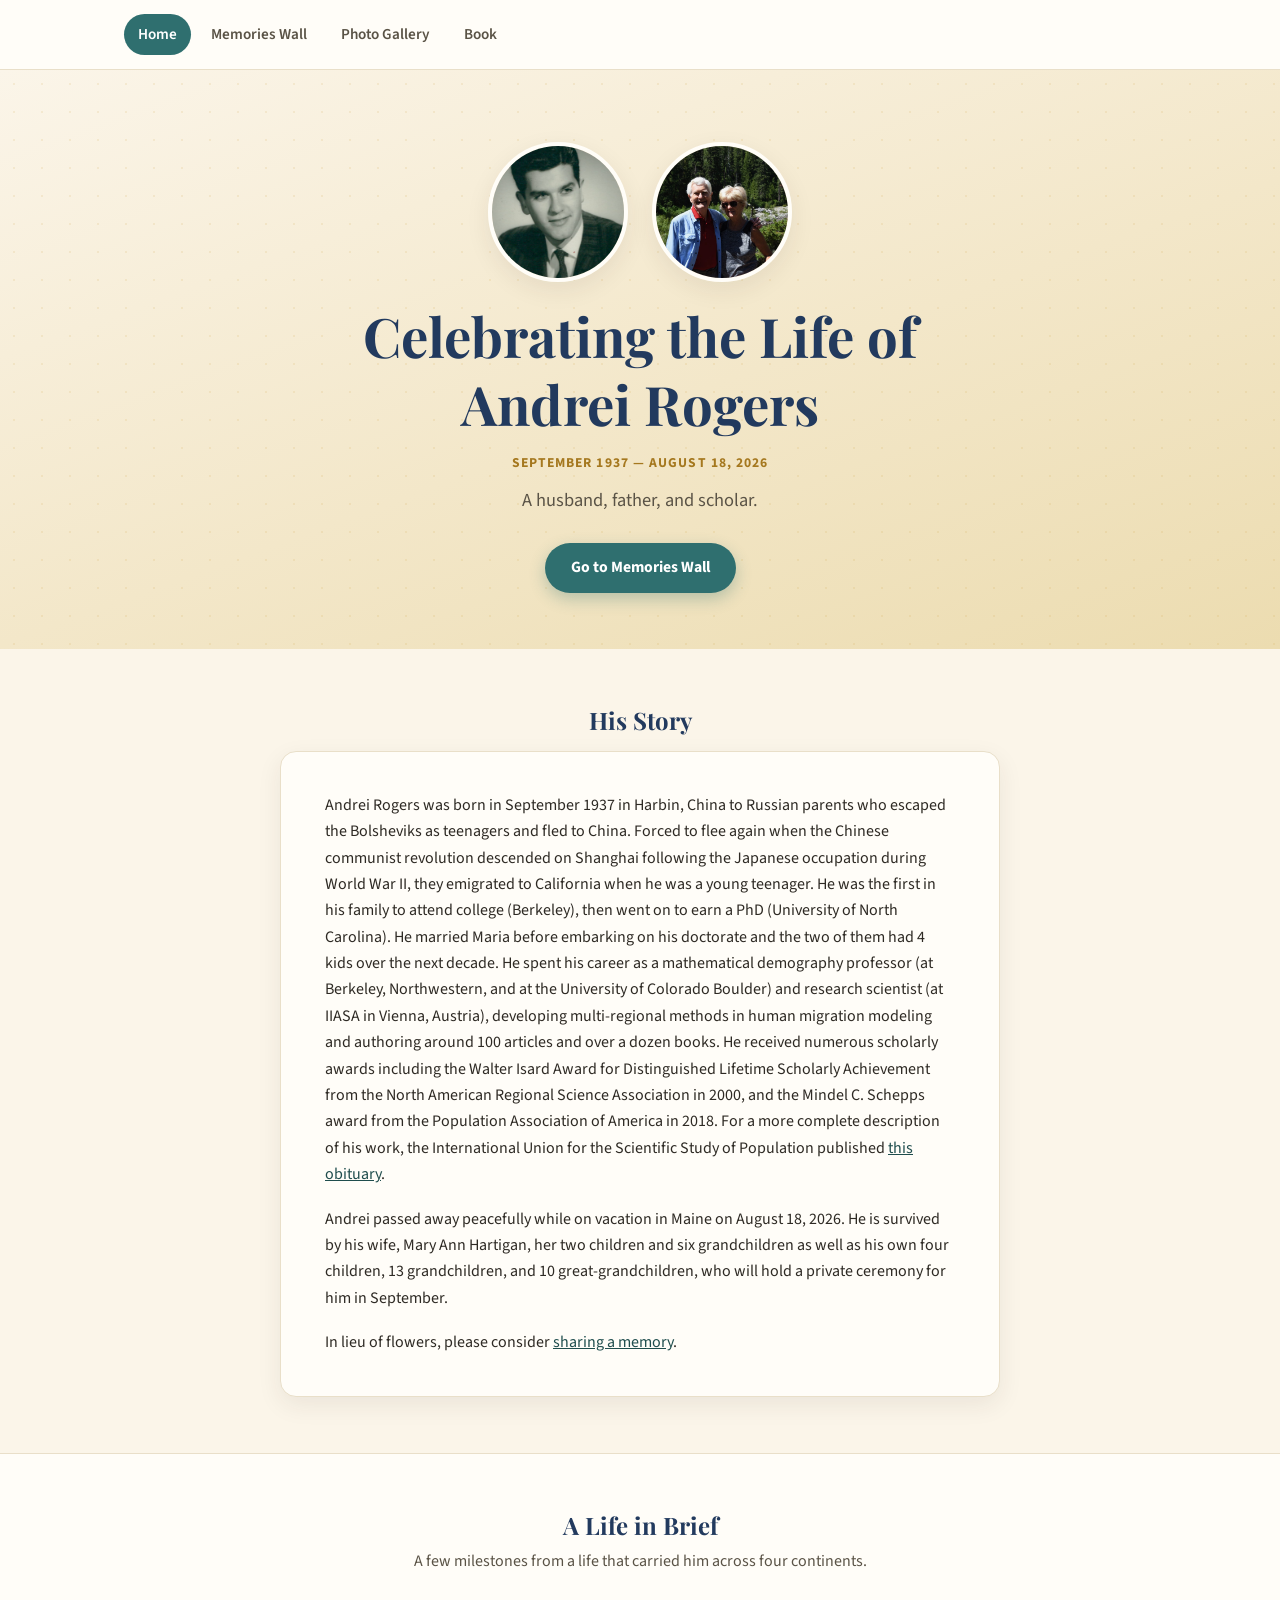
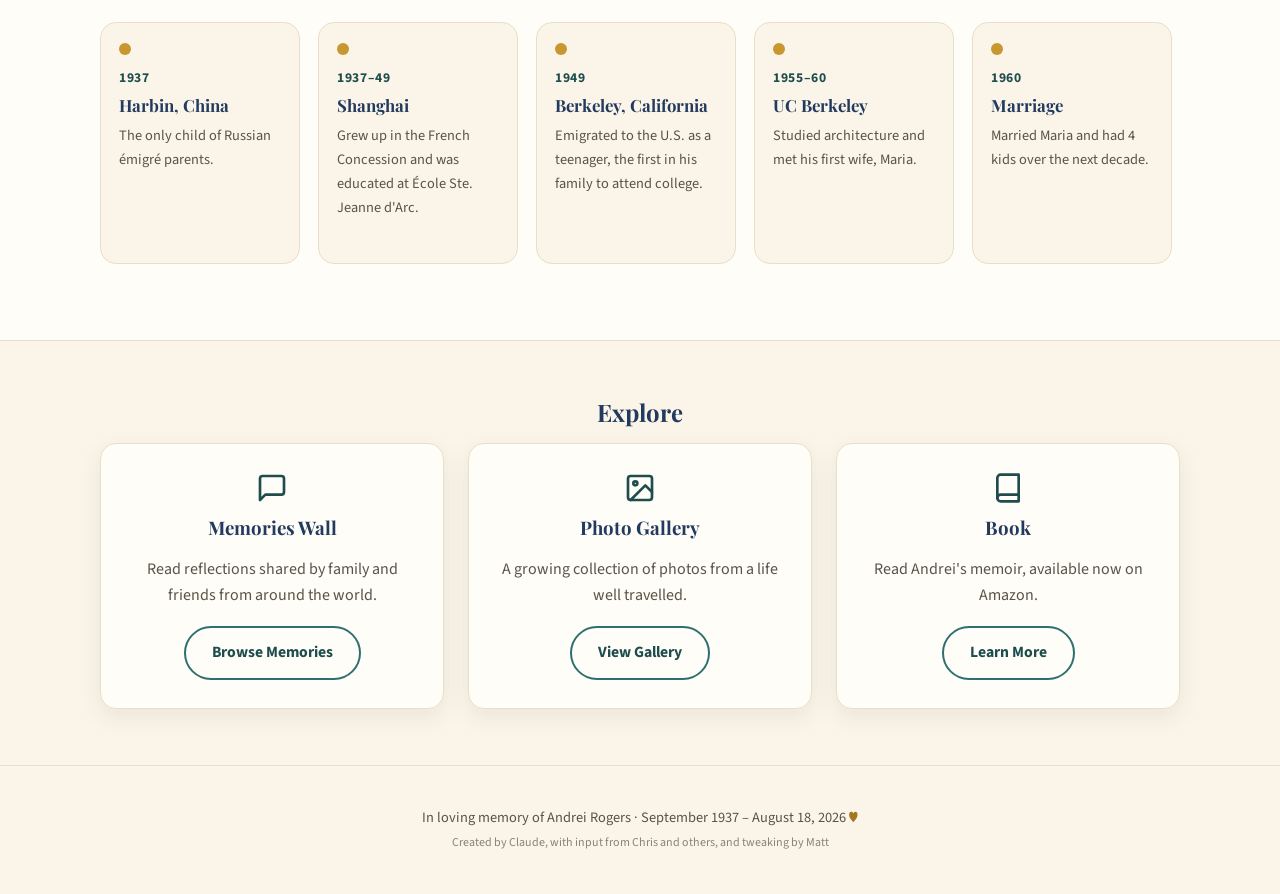
<file: index.html>
<!DOCTYPE html>
<html lang="en">
<head>
<meta charset="UTF-8">
<meta name="viewport" content="width=device-width, initial-scale=1.0">
<title>In Loving Memory of Andrei Rogers</title>
<meta name="description" content="Celebrating the life of Andrei Rogers — scholar, traveler, father, and grandfather, 1937–2026.">
<link rel="preconnect" href="https://fonts.googleapis.com">
<link href="https://fonts.googleapis.com/css2?family=Playfair+Display:wght@600;700&family=Source+Sans+3:wght@400;600;700&display=swap" rel="stylesheet">
<link rel="stylesheet" href="assets/css/style.css?v=4">
</head>
<body>

<header class="site-header">
  <nav class="nav">
    <ul class="nav-links">
      <li><a href="index.html" class="active">Home</a></li>
      <li><a href="memories.html">Memories Wall</a></li>
      <li><a href="gallery.html">Photo Gallery</a></li>
      <li><a href="book-movies.html">Book</a></li>
    </ul>
  </nav>
</header>

<section class="hero">
  <div class="hero-inner">
    <div class="hero-photos-row">
      <img class="hero-photo" src="assets/img/dad.jpg" alt="Andrei Rogers as a young man" width="140" height="140">
      <img class="hero-photo" src="assets/img/DSC_8532.jpeg" alt="Andrei Rogers and Mary Ann" width="140" height="140">
    </div>
    <h1>Celebrating the Life of<br>Andrei Rogers</h1>
    <div class="hero-dates">September 1937 &mdash; August 18, 2026</div>
    <p class="tagline">A husband, father, and scholar.</p>
    <div class="hero-actions">
      <a class="btn btn-primary" href="memories.html">Go to Memories Wall</a>
    </div>
  </div>
</section>

<section class="content">
  <h2 class="section-title" style="text-align:center; margin-bottom:16px;">His Story</h2>
  <div class="obituary">
    <p>Andrei Rogers was born in September 1937 in Harbin, China to Russian parents who escaped the Bolsheviks as teenagers and fled to China. Forced to flee again when the Chinese communist revolution descended on Shanghai following the Japanese occupation during World War II, they emigrated to California when he was a young teenager. He was the first in his family to attend college (Berkeley), then went on to earn a PhD (University of North Carolina). He married Maria before embarking on his doctorate and the two of them had 4 kids over the next decade. He spent his career as a mathematical demography professor (at Berkeley, Northwestern, and at the University of Colorado Boulder) and research scientist (at IIASA in Vienna, Austria), developing multi-regional methods in human migration modeling and authoring around 100 articles and over a dozen books. He received numerous scholarly awards including the Walter Isard Award for Distinguished Lifetime Scholarly Achievement from the North American Regional Science Association in 2000, and the Mindel C. Schepps award from the Population Association of America in 2018. For a more complete description of his work, the International Union for the Scientific Study of Population published <a href="https://iussp.org/fr/andrei-rogers-1937-2026" target="_blank" rel="noopener">this obituary</a>.</p>
    <p>Andrei passed away peacefully while on vacation in Maine on August 18, 2026. He is survived by his wife, Mary Ann Hartigan, her two children and six grandchildren as well as his own four children, 13 grandchildren, and 10 great-grandchildren, who will hold a private ceremony for him in September.</p>
    <p>In lieu of flowers, please consider <a href="share.html">sharing a memory</a>.</p>
  </div>
</section>

<section class="content alt">
  <h2 class="section-title" style="text-align:center;">A Life in Brief</h2>
  <p class="section-sub">A few milestones from a life that carried him across four continents.</p>
  <div class="journey">
    <div class="journey-stop">
      <div class="year">1937</div>
      <h4>Harbin, China</h4>
      <p>The only child of Russian &eacute;migr&eacute; parents.</p>
    </div>
    <div class="journey-stop">
      <div class="year">1937&ndash;49</div>
      <h4>Shanghai</h4>
      <p>Grew up in the French Concession and was educated at &Eacute;cole Ste. Jeanne d'Arc.</p>
    </div>
    <div class="journey-stop">
      <div class="year">1949</div>
      <h4>Berkeley, California</h4>
      <p>Emigrated to the U.S. as a teenager, the first in his family to attend college.</p>
    </div>
    <div class="journey-stop">
      <div class="year">1955&ndash;60</div>
      <h4>UC Berkeley</h4>
      <p>Studied architecture and met his first wife, Maria.</p>
    </div>
    <div class="journey-stop">
      <div class="year">1960</div>
      <h4>Marriage</h4>
      <p>Married Maria and had 4 kids over the next decade.</p>
    </div>
    <div class="journey-stop">
      <div class="year">1960&ndash;64</div>
      <h4>Chapel Hill, NC</h4>
      <p>Earned the University of North Carolina planning department's first PhD.</p>
    </div>
    <div class="journey-stop">
      <div class="year">1964&ndash;70</div>
      <h4>UC Berkeley Faculty</h4>
      <p>Rose from lecturer to full professor in six years.</p>
    </div>
    <div class="journey-stop">
      <div class="year">1970&ndash;75</div>
      <h4>Northwestern University</h4>
      <p>Built a new urban systems engineering and policy planning program.</p>
    </div>
    <div class="journey-stop">
      <div class="year">1975&ndash;83</div>
      <h4>Vienna, Austria</h4>
      <p>Led the Human Settlements and Services research area at IIASA.</p>
    </div>
    <div class="journey-stop">
      <div class="year">1983</div>
      <h4>Boulder, Colorado</h4>
      <p>Joined the University of Colorado, founding its Population Program.</p>
    </div>
    <div class="journey-stop">
      <div class="year">1997</div>
      <h4>Widowhood</h4>
      <p>Maria dies in October. She is remembered by many for her work with the Boulder County Library on <a href="https://boulderlibrary.org/services/local-history/maria-rogers-oral-history-program/" target="_blank" rel="noopener">oral histories</a>.</p>
    </div>
    <div class="journey-stop">
      <div class="year">2000</div>
      <h4>Walter Isard Award</h4>
      <p>Received the Award for Distinguished Lifetime Scholarly Achievement.</p>
    </div>
    <div class="journey-stop">
      <div class="year">2001</div>
      <h4>Marriage</h4>
      <p>Married Mary Ann Hartigan.</p>
    </div>
    <div class="journey-stop">
      <div class="year">2008</div>
      <h4>Retirement</h4>
      <p>Retired from full-time teaching after 25 years at CU Boulder.</p>
    </div>
    <div class="journey-stop">
      <div class="year">2018</div>
      <h4>Mindel C. Sheps Award</h4>
      <p>Honored by the Population Association of America.</p>
    </div>
    <div class="journey-stop">
      <div class="year">2026</div>
      <h4>The End</h4>
      <p>Passed away peacefully on August 18, at age 88.</p>
    </div>
  </div>
</section>

<section class="content">
  <h2 class="section-title" style="text-align:center; margin-bottom:16px;">Explore</h2>
  <div class="card-grid">
    <div class="card">
      <div class="icon-svg"><svg width="32" height="32" viewBox="0 0 24 24" fill="none" stroke="currentColor" stroke-width="2" stroke-linecap="round" stroke-linejoin="round"><path d="M21 15a2 2 0 0 1-2 2H7l-4 4V5a2 2 0 0 1 2-2h14a2 2 0 0 1 2 2z"/></svg></div>
      <h3>Memories Wall</h3>
      <p>Read reflections shared by family and friends from around the world.</p>
      <a class="btn btn-outline" href="memories.html">Browse Memories</a>
    </div>
    <div class="card">
      <div class="icon-svg"><svg width="32" height="32" viewBox="0 0 24 24" fill="none" stroke="currentColor" stroke-width="2" stroke-linecap="round" stroke-linejoin="round"><rect x="3" y="3" width="18" height="18" rx="2"/><circle cx="8.5" cy="8.5" r="1.5"/><path d="M21 15l-5-5L5 21"/></svg></div>
      <h3>Photo Gallery</h3>
      <p>A growing collection of photos from a life well travelled.</p>
      <a class="btn btn-outline" href="gallery.html">View Gallery</a>
    </div>
    <div class="card">
      <div class="icon-svg"><svg width="32" height="32" viewBox="0 0 24 24" fill="none" stroke="currentColor" stroke-width="2" stroke-linecap="round" stroke-linejoin="round"><path d="M4 19.5A2.5 2.5 0 0 1 6.5 17H20"/><path d="M6.5 2H20v20H6.5A2.5 2.5 0 0 1 4 19.5v-15A2.5 2.5 0 0 1 6.5 2z"/></svg></div>
      <h3>Book</h3>
      <p>Read Andrei's memoir, available now on Amazon.</p>
      <a class="btn btn-outline" href="book-movies.html">Learn More</a>
    </div>
  </div>
</section>

<footer class="site-footer">
  In loving memory of Andrei Rogers &middot; September 1937 &ndash; August 18, 2026 <span class="heart">&hearts;</span>
  <br><small style="opacity:0.7;">Created by Claude, with input from Chris and others, and tweaking by Matt</small>
</footer>

</body>
</html>
</file>
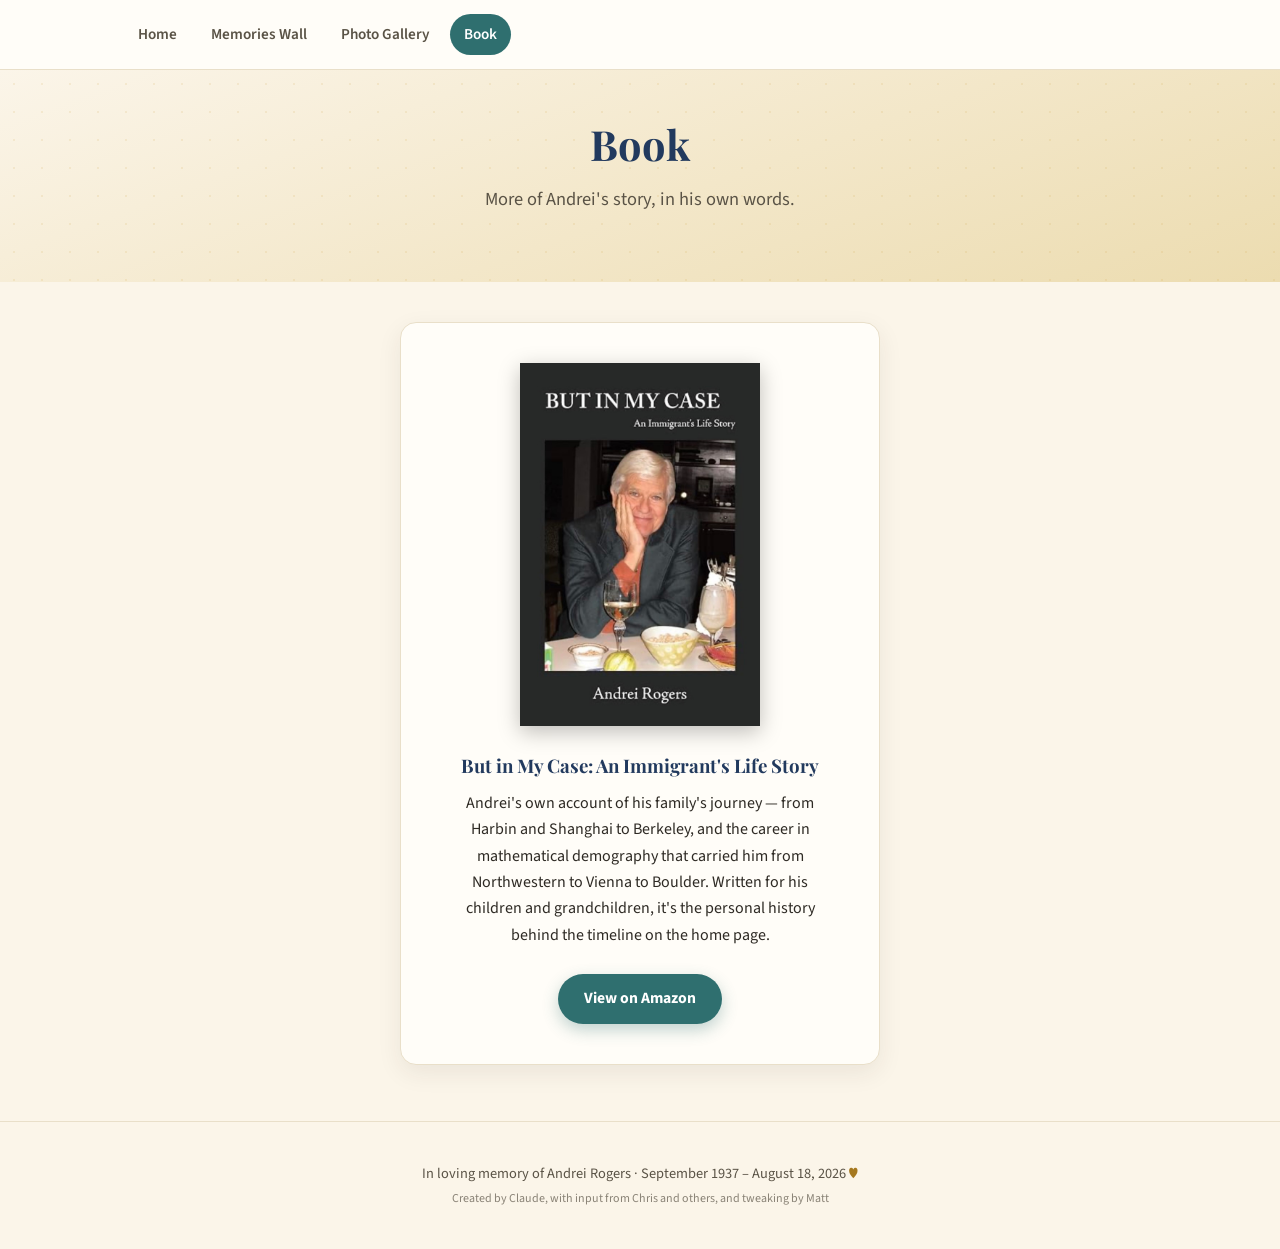
<file: book-movies.html>
<!DOCTYPE html>
<html lang="en">
<head>
<meta charset="UTF-8">
<meta name="viewport" content="width=device-width, initial-scale=1.0">
<title>Book &middot; Andrei Rogers</title>
<link rel="preconnect" href="https://fonts.googleapis.com">
<link href="https://fonts.googleapis.com/css2?family=Playfair+Display:wght@600;700&family=Source+Sans+3:wght@400;600;700&display=swap" rel="stylesheet">
<link rel="stylesheet" href="assets/css/style.css?v=4">
</head>
<body>

<header class="site-header">
  <nav class="nav">
    <ul class="nav-links">
      <li><a href="index.html">Home</a></li>
      <li><a href="memories.html">Memories Wall</a></li>
      <li><a href="gallery.html">Photo Gallery</a></li>
      <li><a href="book-movies.html" class="active">Book</a></li>
    </ul>
  </nav>
</header>

<section class="hero" style="padding: 48px 24px 40px;">
  <div class="hero-inner">
    <h1 style="font-size: clamp(1.9rem, 4vw, 2.6rem);">Book</h1>
    <p class="tagline">More of Andrei's story, in his own words.</p>
  </div>
</section>

<section class="content" style="padding-top: 40px;">
  <div class="obituary" style="max-width: 480px; text-align: center;">
    <img src="assets/img/book-cover.jpg" alt="But in My Case: An Immigrant's Life Story, by Andrei Rogers" style="max-width: 240px; width: 100%; height: auto; margin-bottom: 20px; box-shadow: 0 6px 20px rgba(0,0,0,0.25);">
    <h3 style="margin-bottom: 12px;">But in My Case: An Immigrant's Life Story</h3>
    <p>Andrei's own account of his family's journey &mdash; from Harbin and Shanghai to Berkeley, and the career in mathematical demography that carried him from Northwestern to Vienna to Boulder. Written for his children and grandchildren, it's the personal history behind the timeline on the home page.</p>
    <a class="btn btn-primary" href="https://www.amazon.com/dp/1532050496" target="_blank" rel="noopener" style="margin-top: 8px;">View on Amazon</a>
  </div>
</section>

<footer class="site-footer">
  In loving memory of Andrei Rogers &middot; September 1937 &ndash; August 18, 2026 <span class="heart">&hearts;</span>
  <br><small style="opacity:0.7;">Created by Claude, with input from Chris and others, and tweaking by Matt</small>
</footer>

</body>
</html>
</file>
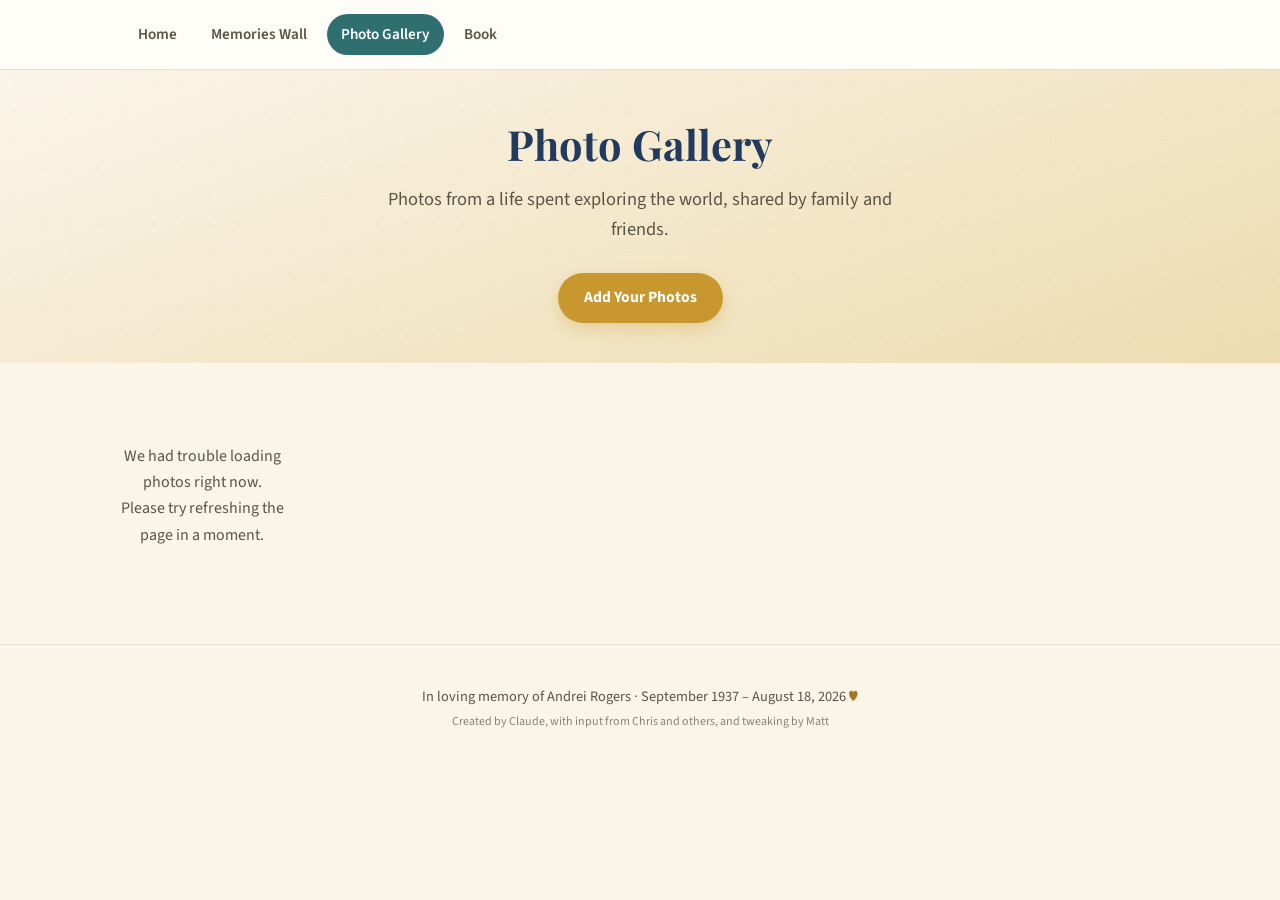
<file: gallery.html>
<!DOCTYPE html>
<html lang="en">
<head>
<meta charset="UTF-8">
<meta name="viewport" content="width=device-width, initial-scale=1.0">
<title>Photo Gallery &middot; Andrei Rogers</title>
<link rel="preconnect" href="https://fonts.googleapis.com">
<link href="https://fonts.googleapis.com/css2?family=Playfair+Display:wght@600;700&family=Source+Sans+3:wght@400;600;700&display=swap" rel="stylesheet">
<link rel="stylesheet" href="assets/css/style.css?v=4">
</head>
<body>

<header class="site-header">
  <nav class="nav">
    <ul class="nav-links">
      <li><a href="index.html">Home</a></li>
      <li><a href="memories.html">Memories Wall</a></li>
      <li><a href="gallery.html" class="active">Photo Gallery</a></li>
      <li><a href="book-movies.html">Book</a></li>
    </ul>
  </nav>
</header>

<section class="hero" style="padding: 48px 24px 40px;">
  <div class="hero-inner">
    <h1 style="font-size: clamp(1.9rem, 4vw, 2.6rem);">Photo Gallery</h1>
    <p class="tagline">Photos from a life spent exploring the world, shared by family and friends.</p>
    <div class="hero-actions">
      <a class="btn btn-gold" href="share.html">Add Your Photos</a>
    </div>
  </div>
</section>

<section class="content" style="padding-top: 40px;">
  <div class="notice" id="gallery-notice" style="display:none;">
    <strong>Almost there.</strong> Set <code>MEMORIES_API_URL</code> in
    <code>assets/js/config.js</code> to your deployed Apps Script Web App URL — see the README.
  </div>
  <div class="photo-grid" id="photo-grid">
    <div class="state-msg">Loading photos&hellip;</div>
  </div>
</section>

<footer class="site-footer">
  In loving memory of Andrei Rogers &middot; September 1937 &ndash; August 18, 2026 <span class="heart">&hearts;</span>
  <br><small style="opacity:0.7;">Created by Claude, with input from Chris and others, and tweaking by Matt</small>
</footer>

<script src="assets/js/config.js"></script>
<script src="assets/js/gallery.js"></script>
</body>
</html>
</file>
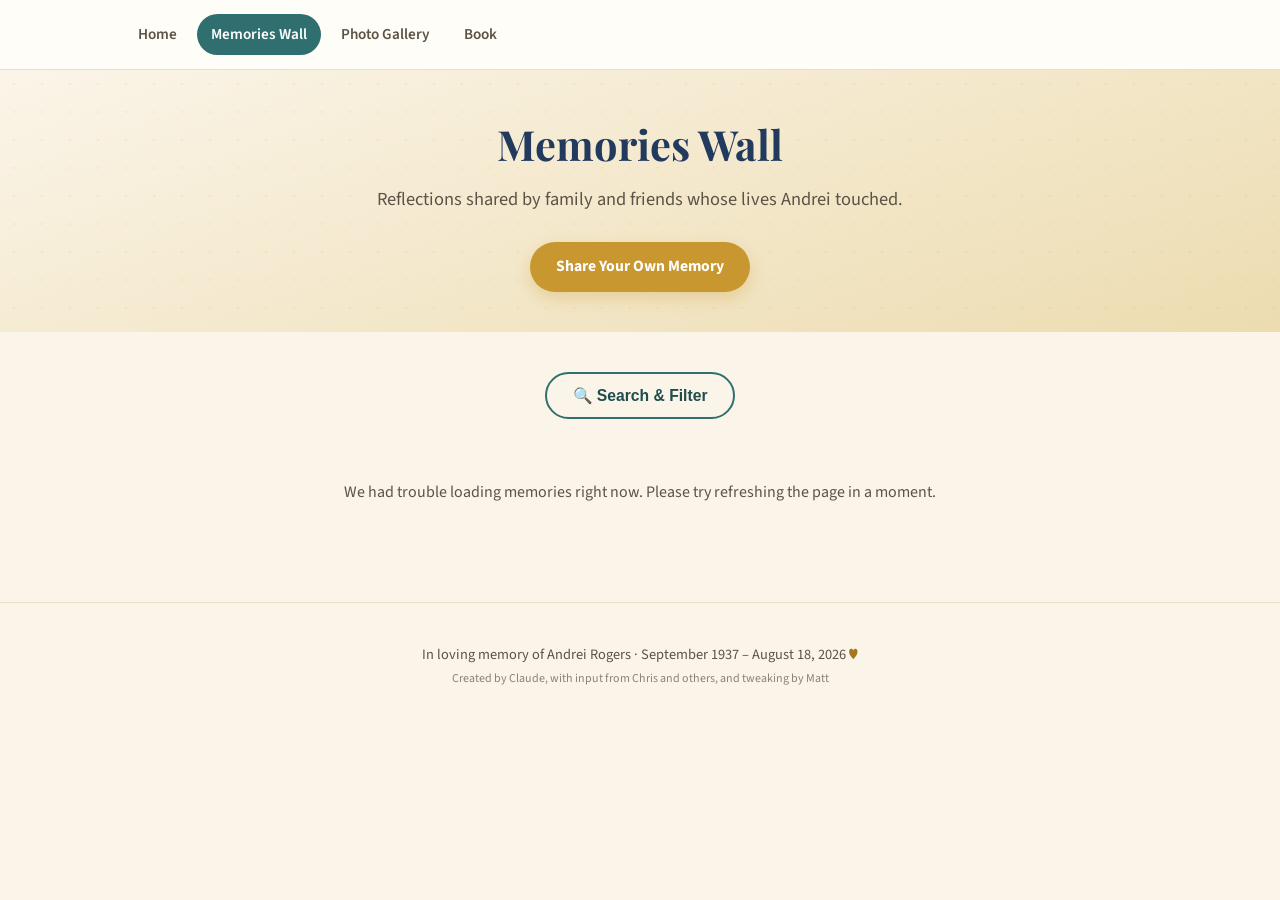
<file: memories.html>
<!DOCTYPE html>
<html lang="en">
<head>
<meta charset="UTF-8">
<meta name="viewport" content="width=device-width, initial-scale=1.0">
<title>Memories Wall &middot; Andrei Rogers</title>
<link rel="preconnect" href="https://fonts.googleapis.com">
<link href="https://fonts.googleapis.com/css2?family=Playfair+Display:wght@600;700&family=Source+Sans+3:wght@400;600;700&display=swap" rel="stylesheet">
<link rel="stylesheet" href="assets/css/style.css?v=4">
</head>
<body>

<header class="site-header">
  <nav class="nav">
    <ul class="nav-links">
      <li><a href="index.html">Home</a></li>
      <li><a href="memories.html" class="active">Memories Wall</a></li>
      <li><a href="gallery.html">Photo Gallery</a></li>
      <li><a href="book-movies.html">Book</a></li>
    </ul>
  </nav>
</header>

<section class="hero" style="padding: 48px 24px 40px;">
  <div class="hero-inner">
    <h1 style="font-size: clamp(1.9rem, 4vw, 2.6rem);">Memories Wall</h1>
    <p class="tagline">Reflections shared by family and friends whose lives Andrei touched.</p>
    <div class="hero-actions">
      <a class="btn btn-gold" href="share.html">Share Your Own Memory</a>
    </div>
  </div>
</section>

<section class="content" style="padding-top: 40px;">
  <div style="text-align:center; margin-bottom: 20px;">
    <button class="btn btn-outline" id="filter-toggle" type="button">🔍 Search &amp; Filter</button>
  </div>
  <div class="filter-bar" id="filter-bar" style="display:none;">
    <div class="filter-field">
      <label for="filter-search">Search</label>
      <input type="text" id="filter-search" placeholder="Search reflections…">
    </div>
    <div class="filter-field">
      <label for="filter-author">Author</label>
      <input type="text" id="filter-author" placeholder="Search by name…">
    </div>
    <div class="filter-field">
      <label for="filter-from">From date</label>
      <input type="date" id="filter-from">
    </div>
    <div class="filter-field">
      <label for="filter-to">To date</label>
      <input type="date" id="filter-to">
    </div>
    <div class="filter-field">
      <label for="filter-sort">Sort</label>
      <select id="filter-sort">
        <option value="newest">Newest first</option>
        <option value="oldest">Oldest first</option>
      </select>
    </div>
    <div class="filter-field filter-clear">
      <button class="btn btn-outline" id="filter-clear" type="button" style="width:100%;">Clear Filters</button>
    </div>
  </div>

  <div class="memories-meta" id="memories-meta"></div>
  <div class="memories-list" id="memories-list">
    <div class="state-msg">Loading memories…</div>
  </div>
</section>

<footer class="site-footer">
  In loving memory of Andrei Rogers &middot; September 1937 &ndash; August 18, 2026 <span class="heart">&hearts;</span>
  <br><small style="opacity:0.7;">Created by Claude, with input from Chris and others, and tweaking by Matt</small>
</footer>

<script src="assets/js/config.js"></script>
<script src="assets/js/memories.js"></script>
</body>
</html>
</file>
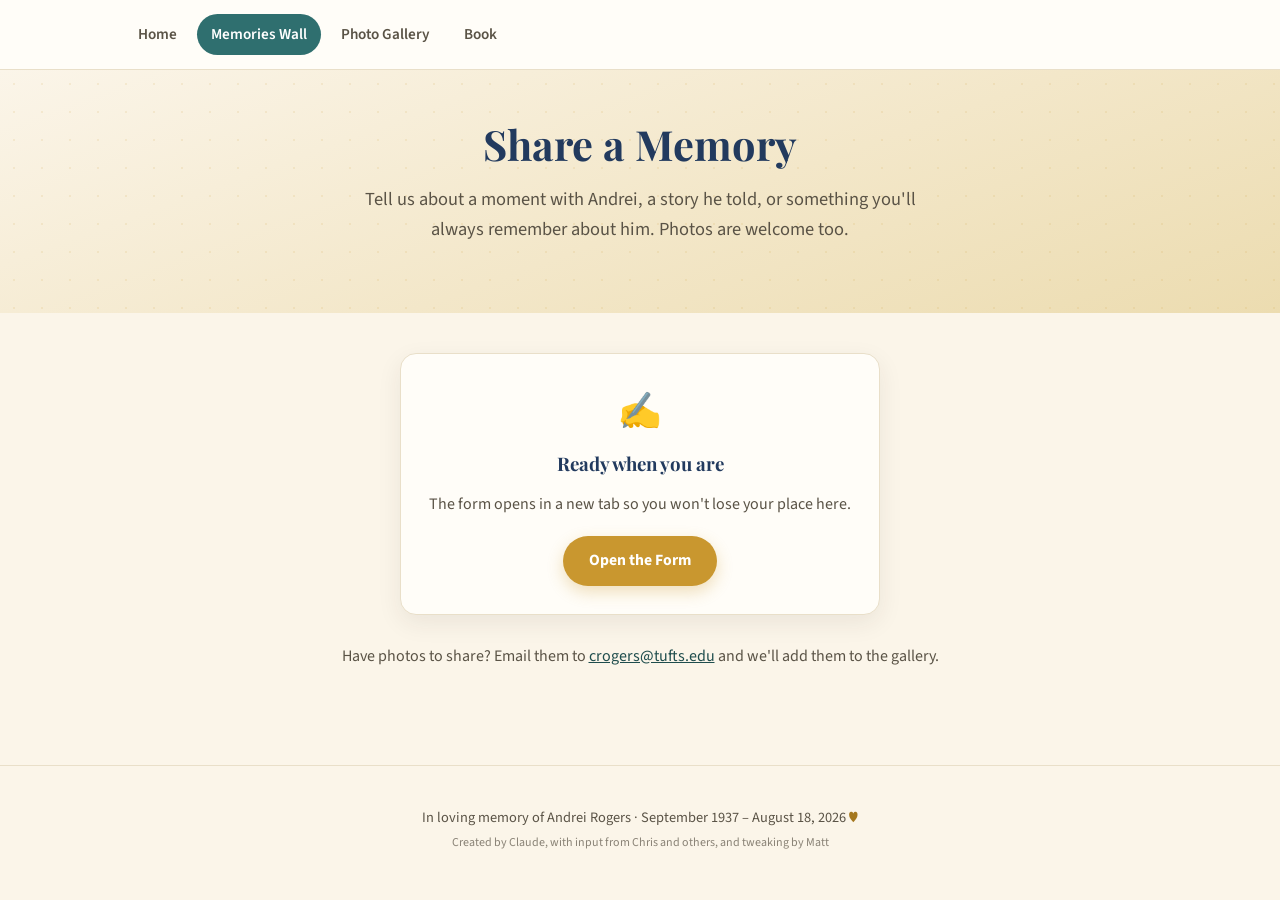
<file: share.html>
<!DOCTYPE html>
<html lang="en">
<head>
<meta charset="UTF-8">
<meta name="viewport" content="width=device-width, initial-scale=1.0">
<title>Share a Memory &middot; Andrei Rogers</title>
<link rel="preconnect" href="https://fonts.googleapis.com">
<link href="https://fonts.googleapis.com/css2?family=Playfair+Display:wght@600;700&family=Source+Sans+3:wght@400;600;700&display=swap" rel="stylesheet">
<link rel="stylesheet" href="assets/css/style.css?v=4">
</head>
<body>

<header class="site-header">
  <nav class="nav">
    <ul class="nav-links">
      <li><a href="index.html">Home</a></li>
      <li><a href="memories.html" class="active">Memories Wall</a></li>
      <li><a href="gallery.html">Photo Gallery</a></li>
      <li><a href="book-movies.html">Book</a></li>
    </ul>
  </nav>
</header>

<section class="hero" style="padding: 48px 24px 40px;">
  <div class="hero-inner">
    <h1 style="font-size: clamp(1.9rem, 4vw, 2.6rem);">Share a Memory</h1>
    <p class="tagline">Tell us about a moment with Andrei, a story he told, or something you'll always remember about him. Photos are welcome too.</p>
  </div>
</section>

<section class="content" style="padding-top: 40px;">
  <div class="notice" id="form-notice" style="display:none;">
    <strong>Almost there.</strong> The form isn't connected yet. Set <code>FORM_EMBED_URL</code>
    in <code>assets/js/config.js</code> to your Google Form's URL — see the README.
  </div>

  <div class="card" id="form-card" style="max-width: 480px; margin: 0 auto; display:none;">
    <div class="icon">✍️</div>
    <h3>Ready when you are</h3>
    <p>The form opens in a new tab so you won't lose your place here.</p>
    <a class="btn btn-gold" href="#" id="form-link" target="_blank" rel="noopener">Open the Form</a>
  </div>

  <p class="section-sub" style="margin-top:28px;">
    Have photos to share? Email them to
    <a href="mailto:crogers@tufts.edu">crogers@tufts.edu</a> and we'll add them to the gallery.
  </p>
</section>

<footer class="site-footer">
  In loving memory of Andrei Rogers &middot; September 1937 &ndash; August 18, 2026 <span class="heart">&hearts;</span>
  <br><small style="opacity:0.7;">Created by Claude, with input from Chris and others, and tweaking by Matt</small>
</footer>

<script src="assets/js/config.js"></script>
<script>
  (function () {
    const rawUrl = window.SITE_CONFIG && window.SITE_CONFIG.FORM_EMBED_URL;
    const notice = document.getElementById("form-notice");
    const card = document.getElementById("form-card");
    if (rawUrl) {
      // Strip the "embedded=true" flag (leftover from the old iframe embed)
      // so the link opens the Form's normal, full-page view.
      const plainUrl = rawUrl.replace(/[?&]embedded=true/, "");
      document.getElementById("form-link").href = plainUrl;
      card.style.display = "block";
    } else {
      notice.style.display = "block";
    }
  })();
</script>
</body>
</html>
</file>
<file: assets/css/style.css>
/* ============================================================
   In Memory of Andrei Rogers — shared stylesheet
   ============================================================ */

:root {
  --cream: #FBF5E9;
  --cream-card: #FFFDF8;
  --ink: #2E2A24;
  --ink-soft: #5A5346;
  --gold: #C9972F;
  --gold-deep: #A5781F;
  --teal: #2F6F6F;
  --teal-deep: #1F4D4D;
  --navy: #223A5E;
  --border: #E9DFC9;
  --shadow: 0 8px 24px rgba(46, 42, 36, 0.08);
  --radius: 16px;
  --max-width: 1080px;
}

* { box-sizing: border-box; }

html { scroll-behavior: smooth; }

body {
  margin: 0;
  font-family: 'Source Sans 3', -apple-system, BlinkMacSystemFont, 'Segoe UI', sans-serif;
  background: var(--cream);
  color: var(--ink);
  line-height: 1.65;
}

h1, h2, h3, h4 {
  font-family: 'Playfair Display', Georgia, 'Times New Roman', serif;
  color: var(--navy);
  line-height: 1.25;
  margin-top: 0;
}

a { color: var(--teal-deep); }
a:hover { color: var(--gold-deep); }

.container {
  max-width: var(--max-width);
  margin: 0 auto;
  padding: 0 24px;
}

/* ---------- Nav ---------- */
.site-header {
  background: var(--cream-card);
  border-bottom: 1px solid var(--border);
  position: sticky;
  top: 0;
  z-index: 50;
}

.nav {
  display: flex;
  align-items: center;
  justify-content: flex-start;
  padding: 14px 24px;
  max-width: var(--max-width);
  margin: 0 auto;
  flex-wrap: wrap;
  gap: 10px;
}

.nav-brand {
  font-family: 'Playfair Display', Georgia, serif;
  font-size: 1.25rem;
  color: var(--navy);
  text-decoration: none;
  font-weight: 700;
}

.nav-links {
  display: flex;
  gap: 6px;
  flex-wrap: wrap;
  list-style: none;
  margin: 0;
  padding: 0;
}

.nav-links a {
  display: inline-block;
  padding: 8px 14px;
  border-radius: 999px;
  text-decoration: none;
  color: var(--ink-soft);
  font-weight: 600;
  font-size: 0.95rem;
  transition: background 0.15s ease, color 0.15s ease;
}

.nav-links a:hover,
.nav-links a.active {
  background: var(--teal);
  color: #fff;
}

/* ---------- Hero ---------- */
.hero {
  position: relative;
  overflow: hidden;
  background: linear-gradient(160deg, #FBF5E9 0%, #F3E7C9 55%, #ECDCB0 100%);
  padding: 72px 24px 56px;
  text-align: center;
}

.hero::before {
  content: "";
  position: absolute;
  inset: 0;
  background-image: radial-gradient(circle, var(--gold) 1.5px, transparent 1.5px);
  background-size: 28px 28px;
  opacity: 0.12;
  pointer-events: none;
}

.hero-inner {
  position: relative;
  max-width: 760px;
  margin: 0 auto;
}

.hero-dates {
  letter-spacing: 0.08em;
  text-transform: uppercase;
  color: var(--gold-deep);
  font-weight: 700;
  font-size: 0.85rem;
  margin-bottom: 10px;
}

.hero-photos-row {
  display: flex;
  align-items: center;
  justify-content: center;
  gap: clamp(12px, 3vw, 24px);
  flex-wrap: wrap;
  margin-bottom: 20px;
}

.hero-dates {
  margin-top: 4px;
}

.hero-photo {
  width: clamp(88px, 12vw, 140px);
  height: clamp(88px, 12vw, 140px);
  border-radius: 50%;
  object-fit: cover;
  border: 4px solid var(--cream-card);
  box-shadow: var(--shadow);
  flex-shrink: 0;
}

.hero h1 {
  font-size: clamp(2.2rem, 5vw, 3.4rem);
  margin-bottom: 14px;
}

.hero p.tagline {
  font-size: 1.15rem;
  color: var(--ink-soft);
  max-width: 560px;
  margin: 0 auto 28px;
}

.hero-actions {
  display: flex;
  gap: 14px;
  justify-content: center;
  flex-wrap: wrap;
}

/* ---------- Buttons ---------- */
.btn {
  display: inline-block;
  padding: 12px 26px;
  border-radius: 999px;
  font-weight: 700;
  text-decoration: none;
  font-size: 0.98rem;
  transition: transform 0.15s ease, box-shadow 0.15s ease;
  border: none;
  cursor: pointer;
}

.btn:hover { transform: translateY(-2px); }

.btn-primary {
  background: var(--teal);
  color: #fff;
  box-shadow: 0 6px 16px rgba(47, 111, 111, 0.3);
}
.btn-primary:hover { color: #fff; background: var(--teal-deep); }

.btn-gold {
  background: var(--gold);
  color: #fff;
  box-shadow: 0 6px 16px rgba(201, 151, 47, 0.3);
}
.btn-gold:hover { color: #fff; background: var(--gold-deep); }

.btn-outline {
  background: transparent;
  border: 2px solid var(--teal);
  color: var(--teal-deep);
}
.btn-outline:hover { background: var(--teal); color: #fff; }

/* ---------- Sections ---------- */
section.content {
  padding: 56px 24px;
}

section.content.alt {
  background: var(--cream-card);
  border-top: 1px solid var(--border);
  border-bottom: 1px solid var(--border);
}

.section-title {
  text-align: center;
  margin-bottom: 8px;
}

.section-sub {
  text-align: center;
  color: var(--ink-soft);
  max-width: 640px;
  margin: 0 auto 40px;
}

.obituary {
  max-width: 720px;
  margin: 0 auto;
  background: var(--cream-card);
  border: 1px solid var(--border);
  border-radius: var(--radius);
  box-shadow: var(--shadow);
  padding: 40px 44px;
}

.obituary p { margin: 0 0 18px; }
.obituary p:last-child { margin-bottom: 0; }

/* ---------- Journey timeline ---------- */
.journey {
  max-width: var(--max-width);
  margin: 0 auto;
  display: flex;
  gap: 18px;
  overflow-x: auto;
  padding: 8px 4px 20px;
  scroll-snap-type: x proximity;
}

.journey-stop {
  scroll-snap-align: start;
  flex: 0 0 200px;
  background: var(--cream);
  border: 1px solid var(--border);
  border-radius: var(--radius);
  padding: 20px 18px;
  position: relative;
}

.journey-stop::before {
  content: "";
  display: block;
  width: 12px;
  height: 12px;
  border-radius: 50%;
  background: var(--gold);
  margin-bottom: 12px;
}

.journey-stop .year {
  font-weight: 700;
  color: var(--teal-deep);
  font-size: 0.85rem;
  text-transform: uppercase;
  letter-spacing: 0.05em;
}

.journey-stop h4 {
  margin: 6px 0 8px;
  font-size: 1.05rem;
}

.journey-stop p {
  margin: 0;
  font-size: 0.9rem;
  color: var(--ink-soft);
}

/* ---------- Cards grid (links, book/film) ---------- */
.card-grid {
  display: grid;
  grid-template-columns: repeat(auto-fit, minmax(260px, 1fr));
  gap: 24px;
  max-width: var(--max-width);
  margin: 0 auto;
}

.card-grid-2x2 {
  grid-template-columns: repeat(2, minmax(260px, 1fr));
  max-width: 720px;
}

@media (max-width: 640px) {
  .card-grid-2x2 {
    grid-template-columns: 1fr;
  }
}

.card {
  background: var(--cream-card);
  border: 1px solid var(--border);
  border-radius: var(--radius);
  box-shadow: var(--shadow);
  padding: 28px;
  text-align: center;
}

.card .icon {
  font-size: 2.2rem;
  margin-bottom: 12px;
}

.card .icon-svg {
  color: var(--teal-deep);
  margin-bottom: 12px;
  display: flex;
  justify-content: center;
}

.card h3 { margin-bottom: 8px; }
.card p { color: var(--ink-soft); margin-bottom: 18px; }

/* ---------- Forms / filters ---------- */
.filter-bar {
  max-width: var(--max-width);
  margin: 0 auto 32px;
  background: var(--cream-card);
  border: 1px solid var(--border);
  border-radius: var(--radius);
  box-shadow: var(--shadow);
  padding: 22px 26px;
  display: grid;
  grid-template-columns: repeat(auto-fit, minmax(180px, 1fr));
  gap: 16px;
  align-items: end;
}

.filter-field label {
  display: block;
  font-weight: 700;
  font-size: 0.82rem;
  text-transform: uppercase;
  letter-spacing: 0.04em;
  color: var(--teal-deep);
  margin-bottom: 6px;
}

.filter-field input,
.filter-field select {
  width: 100%;
  padding: 9px 12px;
  border: 1px solid var(--border);
  border-radius: 8px;
  font-size: 0.95rem;
  font-family: inherit;
  background: #fff;
  color: var(--ink);
}

.filter-field input:focus,
.filter-field select:focus {
  outline: 2px solid var(--teal);
  outline-offset: 1px;
}

.filter-clear {
  align-self: end;
}

/* ---------- Memory cards ---------- */
.memories-meta {
  max-width: var(--max-width);
  margin: 0 auto 18px;
  color: var(--ink-soft);
  font-size: 0.92rem;
}

.memories-list {
  max-width: var(--max-width);
  margin: 0 auto;
  display: grid;
  gap: 20px;
}

.memory-card {
  background: var(--cream-card);
  border: 1px solid var(--border);
  border-radius: var(--radius);
  box-shadow: var(--shadow);
  padding: 26px 30px;
}

.memory-card .memory-head {
  display: flex;
  justify-content: space-between;
  align-items: baseline;
  flex-wrap: wrap;
  gap: 8px;
  margin-bottom: 10px;
}

.memory-card .memory-author {
  font-weight: 700;
  color: var(--navy);
  font-size: 1.05rem;
}

.memory-card .memory-relationship {
  color: var(--gold-deep);
  font-weight: 600;
  font-size: 0.85rem;
}

.memory-card .memory-date {
  color: var(--ink-soft);
  font-size: 0.85rem;
  white-space: nowrap;
}

.memory-card .memory-text {
  margin: 0;
  white-space: pre-wrap;
}

.memory-photos {
  display: flex;
  flex-wrap: wrap;
  gap: 10px;
  margin-top: 14px;
}

.memory-photos a img {
  width: 110px;
  height: 110px;
  object-fit: cover;
  border-radius: 10px;
  border: 1px solid var(--border);
  display: block;
}

.state-msg {
  max-width: var(--max-width);
  margin: 0 auto;
  text-align: center;
  color: var(--ink-soft);
  padding: 40px 20px;
}

.notice {
  max-width: var(--max-width);
  margin: 0 auto 28px;
  background: #FFF6DF;
  border: 1px solid #E9CE8C;
  border-radius: var(--radius);
  padding: 18px 24px;
  font-size: 0.92rem;
  color: #6B4E10;
}

.notice code {
  background: rgba(0,0,0,0.06);
  padding: 2px 6px;
  border-radius: 4px;
}

/* ---------- Gallery ---------- */
.photo-grid {
  max-width: var(--max-width);
  margin: 0 auto;
  display: grid;
  grid-template-columns: repeat(auto-fill, minmax(180px, 1fr));
  gap: 14px;
}

.photo-tile {
  display: block;
  aspect-ratio: 1 / 1;
  border-radius: 12px;
  overflow: hidden;
  border: 1px solid var(--border);
  box-shadow: var(--shadow);
  background: var(--cream-card);
  transition: transform 0.15s ease;
}

.photo-tile:hover {
  transform: scale(1.03);
}

.photo-tile img {
  width: 100%;
  height: 100%;
  object-fit: cover;
  display: block;
}

/* ---------- Share form ---------- */
.form-frame-wrap {
  max-width: 760px;
  margin: 0 auto;
  border-radius: var(--radius);
  overflow: hidden;
  border: 1px solid var(--border);
  box-shadow: var(--shadow);
  background: var(--cream-card);
}

.form-frame-wrap iframe {
  width: 100%;
  height: 1500px;
  border: none;
  display: block;
}

/* ---------- Footer ---------- */
.site-footer {
  text-align: center;
  padding: 40px 24px;
  color: var(--ink-soft);
  font-size: 0.9rem;
  border-top: 1px solid var(--border);
}

.site-footer .heart { color: var(--gold-deep); }

@media (max-width: 640px) {
  .obituary { padding: 28px 24px; }
  .nav { justify-content: center; text-align: center; }
}
</file>
